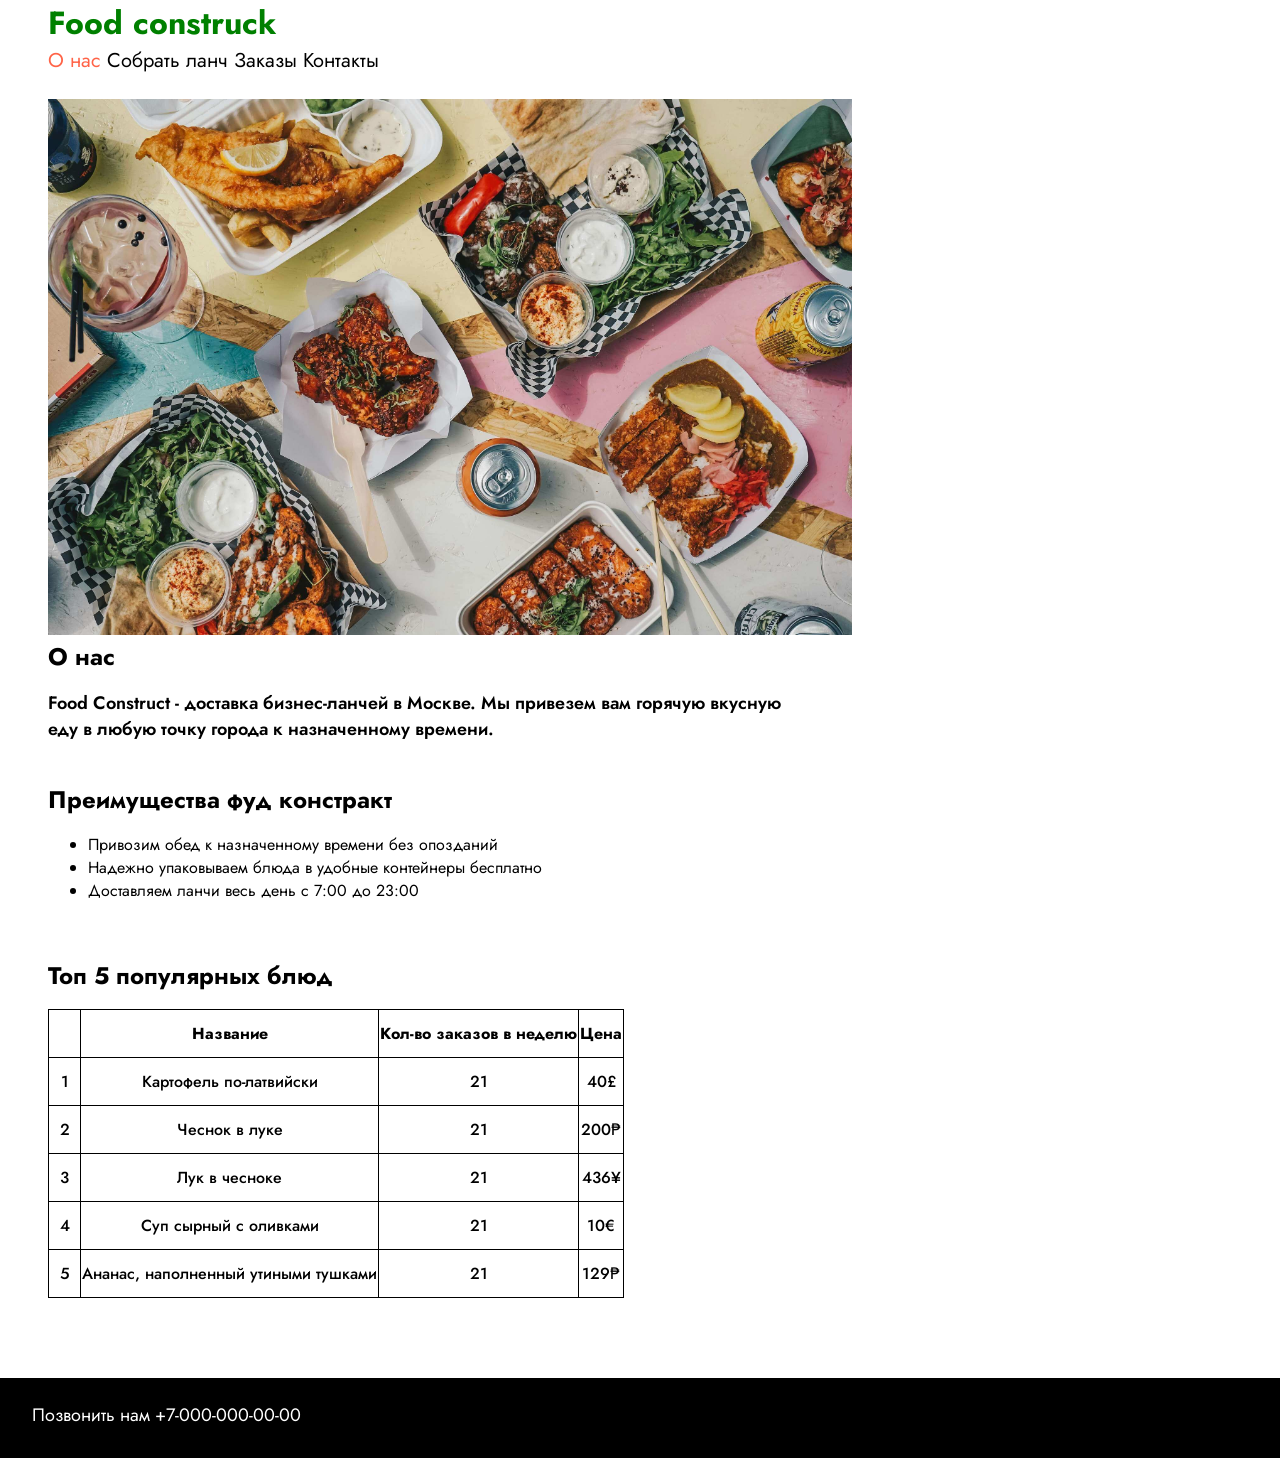
<file: index.html>
<!DOCTYPE html>
<html lang="ru">
	<head>
		<meta charset="utf-8">
		<meta name="viewport" content="width=device-width, initial-scale=1.0">
		<title>Foodconstruct</title>
		<link rel="stylesheet" href="styles/style.css">
	</head>
	<body>
		<header>
			<h1>Food construck</h1>
			<nav>
			<a href="index.html" id="active">О нас</a>
			<a href="lunch.html">Собрать ланч</a>
			<a href="#">Заказы</a>
			<a href="#">Контакты</a>
			</nav>
		</header>

		<main>
			<div class="container">
			<img
			src="images/lunch.jpg"
			alt="Картинка с едой">
			<h2>О нас</h2>
			<section class="desc">
			<p>Food Construct - доставка бизнес-ланчей в Москве. Мы привезем вам горячую вкусную еду в любую точку города к назначенному времени.</p>
			</section>

			<h2>Преимущества фуд констракт</h2>
			<section class="mid">
			<ul>
			<li>Привозим обед к назначенному времени без опозданий</li>
			<li>Надежно упаковываем блюда в удобные контейнеры бесплатно</li>
			<li>Доставляем ланчи весь день с 7:00 до 23:00</li>
			</ul>
			</section>

			<h2>Топ 5 популярных блюд</h2>
			<section class="foodnet">
			<table>
				<thead>
					<tr>
						<th scope="col"></th>
						<th scope="col"><b>Название</b></th>
						<th scope="col"><b>Кол-во заказов в неделю</b></th>
						<th scope="col"><b>Цена</b></th>

					</tr>
				</thead>
				<tbody>
					<tr>
						<th scope="row">1</th>
						<td>Картофель по-латвийски</td>
						<td>21</td>
						<td>40£</td>
					</tr>
					<tr>
						<th scope="row">2</th>
						<td>Чеснок в луке</td>
						<td>21</td>
						<td>200₱</td>
					</tr>
					<tr>
						<th scope="row">3</th>
						<td>Лук в чесноке</td>
						<td>21</td>
						<td>436¥</td>
					</tr>
					<tr>
						<th scope="row">4</th>
						<td>Суп сырный с оливками</td>
						<td>21</td>
						<td>10€</td>
					</tr>
					<tr>
						<th scope="row">5</th>
						<td>Ананас, наполненный утиными тушками</td>
						<td>21</td>
						<td>129₱</td>
					</tr>
				</tbody>
			</table>
			</section>
		</div>
		</main>
		<footer>
			<div class="container">
				<p class="bottom_par"><a href="tel:+88005553535">Позвонить нам +7-000-000-00-00</a></p>
			</div>
		</footer>
		</body>
</html>
</file>
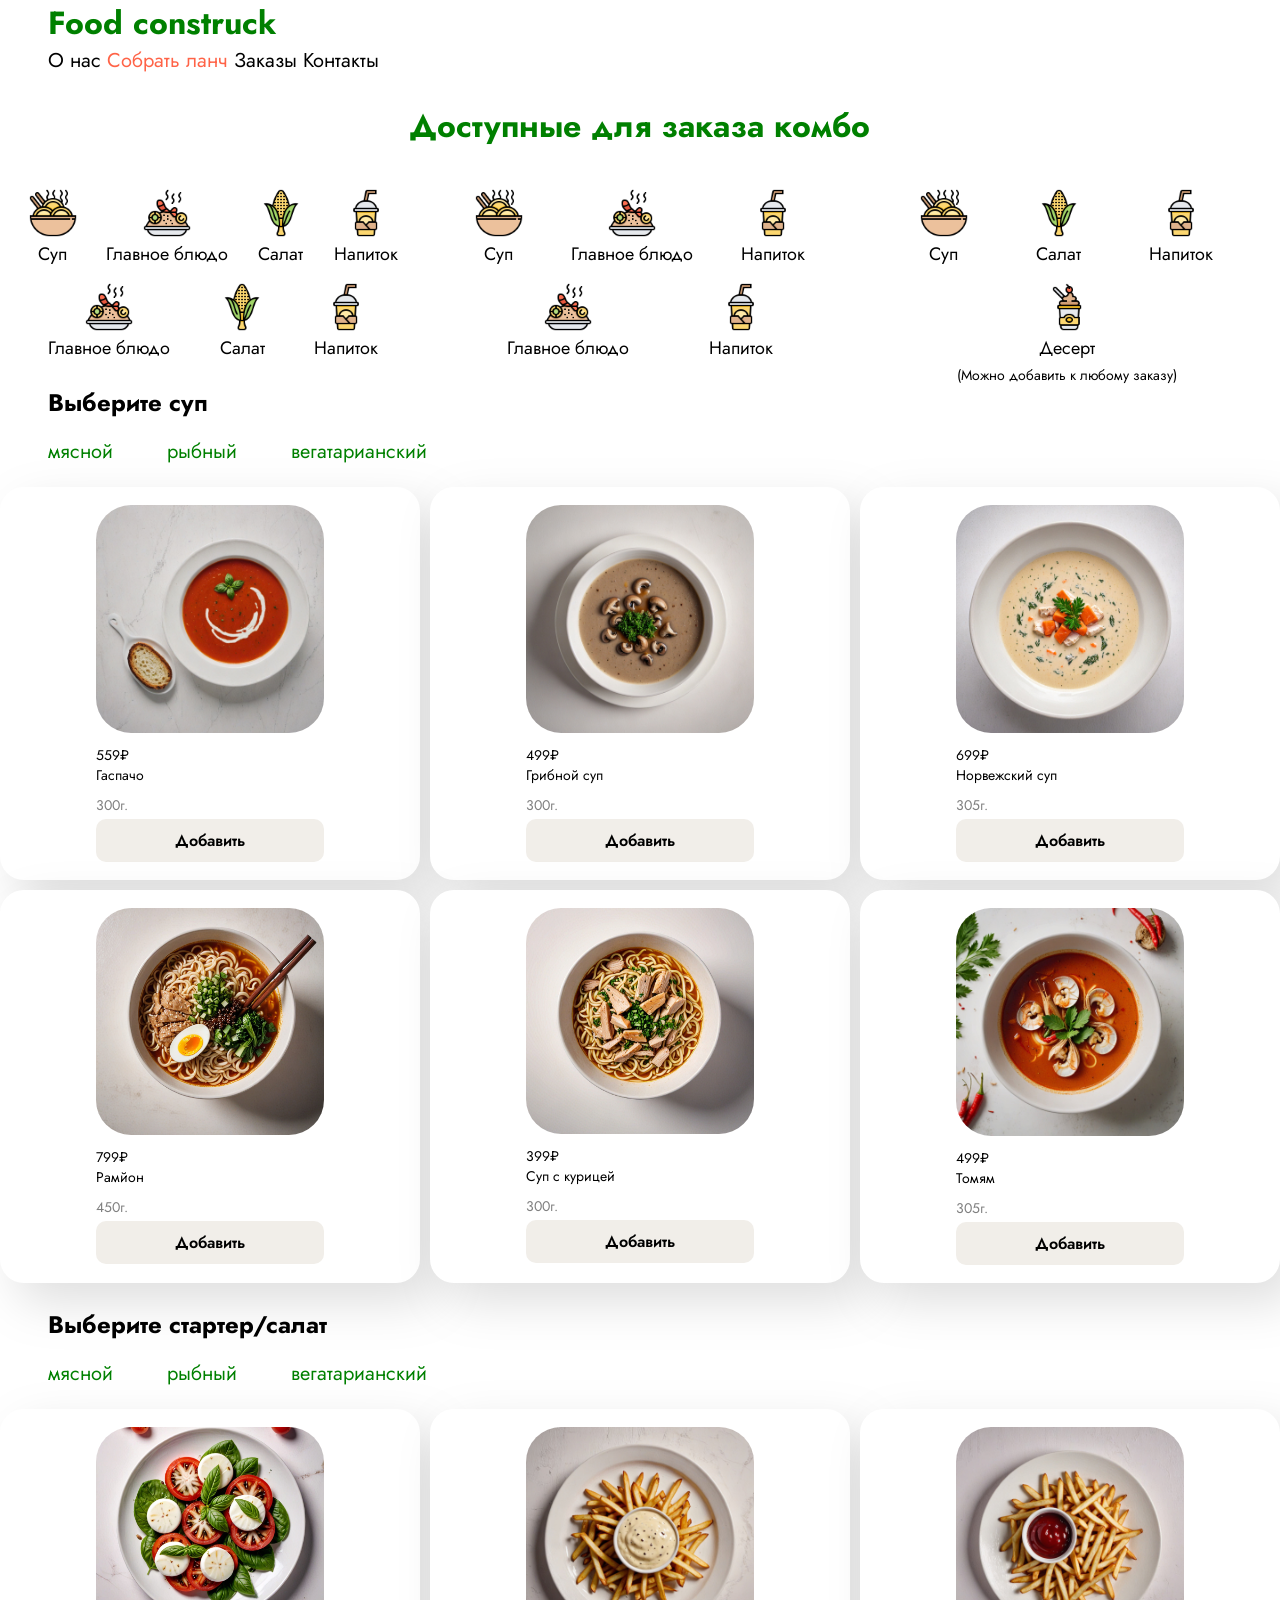
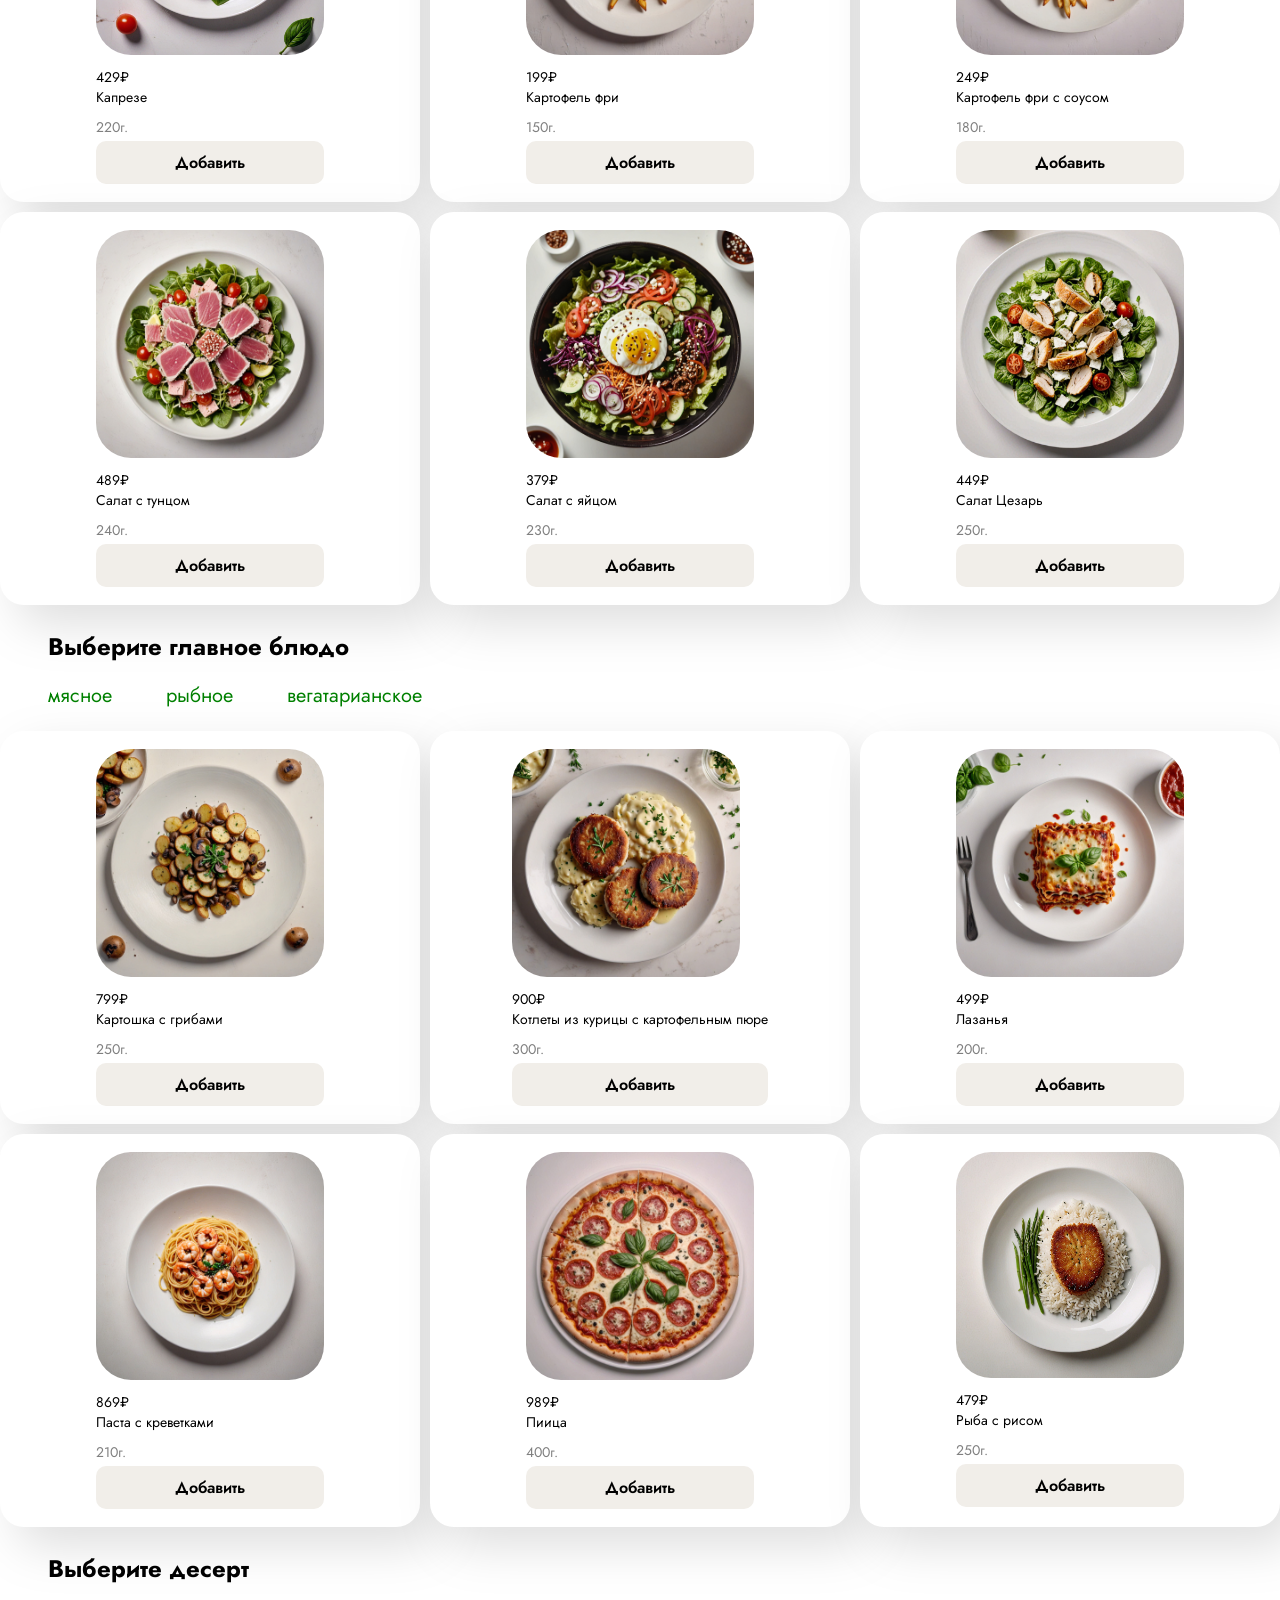
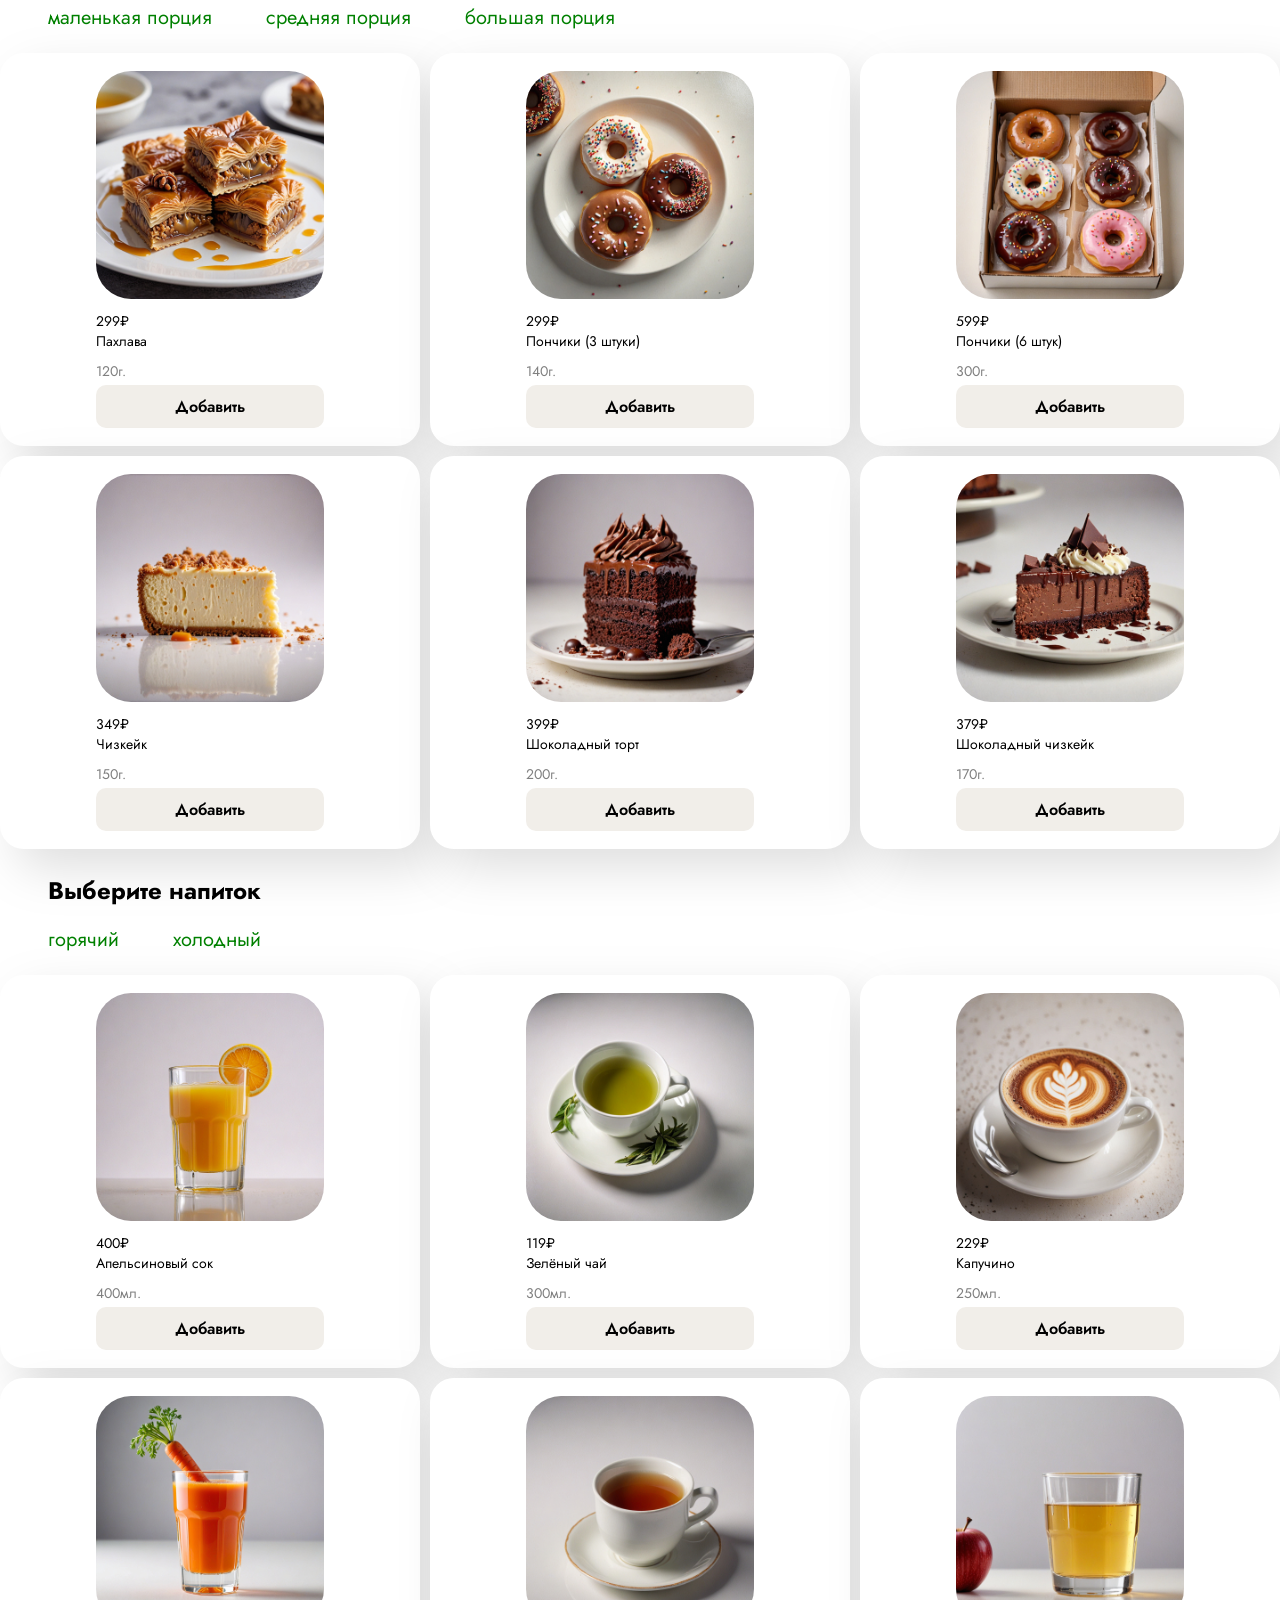
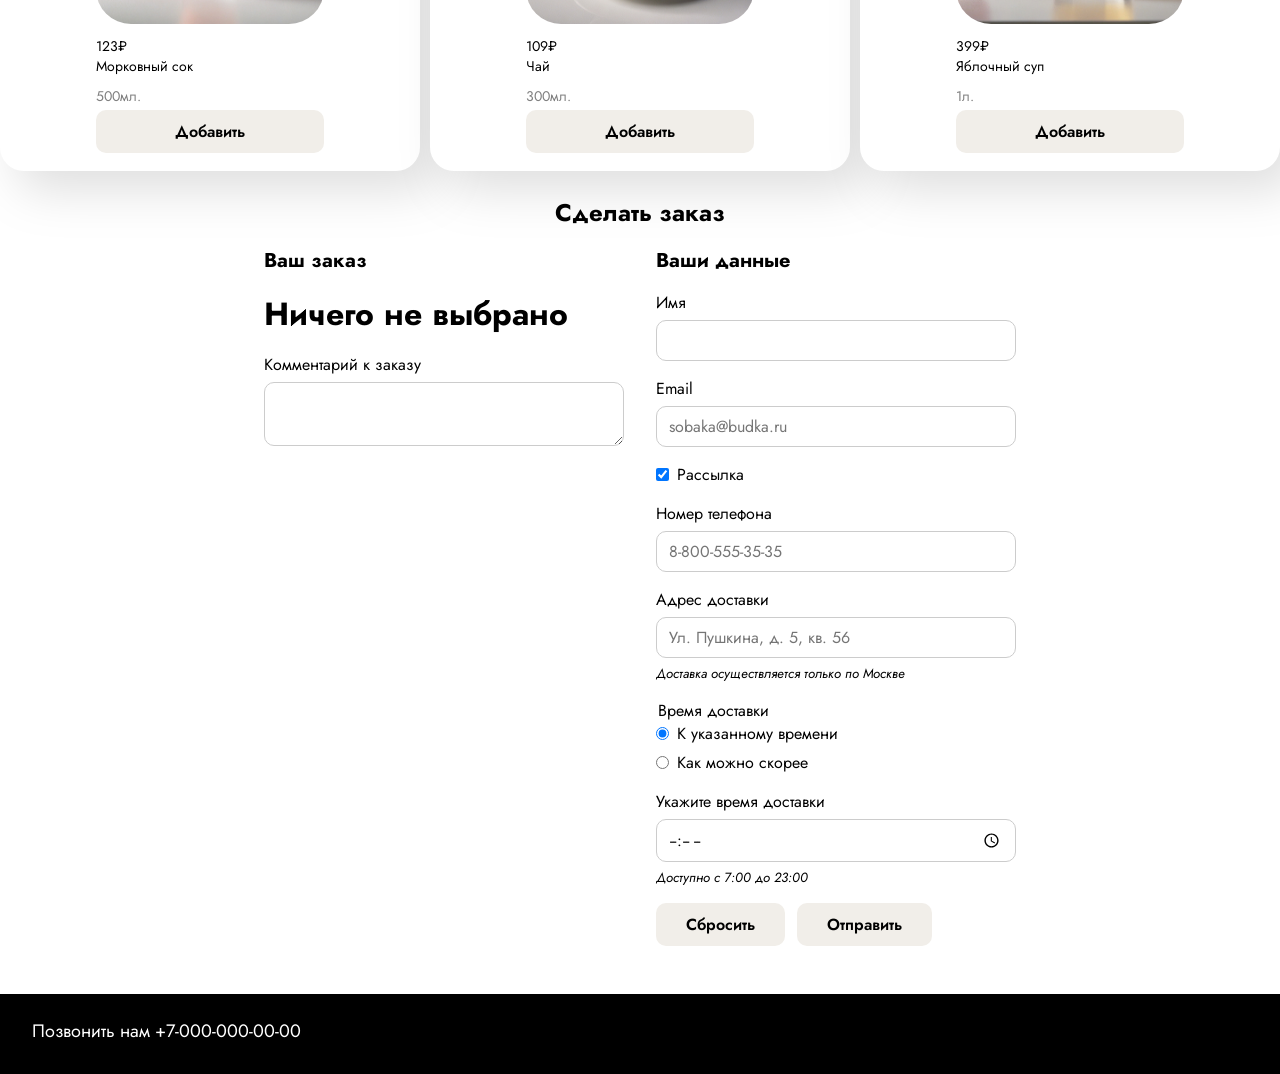
<file: lunch.html>
<!DOCTYPE html>
<html lang="ru">
	<head>
		<meta charset="utf-8">
		<meta name="viewport" content="width=device-width, initial-scale=1.0">
		<title>Foodconstruct - Ланч</title>
		<link rel="stylesheet" href="styles/style.css">
		<script src="scripts/dishes.js" defer></script>
		<script src="scripts/script.js" defer></script>
	</head>
	<body>
		<header>
			<div class="wraap">
			<h1>Food construck</h1>
			<nav>
				<a href="index.html">О нас</a>
				<a href="lunch.html" id="active">Собрать ланч</a>
				<a href="#">Заказы</a>
				<a href="#">Контакты</a>
			</nav>
			</div>
		</header>

		<main>
			<section class="combos">
			<h1>Доступные для заказа комбо</h1>

			<div class="combo">
				<figure>
				<img src="images/icons/soup.png" alt="">
				<figcaption>Суп</figcaption>
				</figure>
				<figure>
				<img src="images/icons/main.png" alt="">
				<figcaption>Главное блюдо</figcaption>
				</figure>
				<figure>
				<img src="images/icons/salad.png" alt="">
				<figcaption>Салат</figcaption>
				</figure>
				<figure>
				<img src="images/icons/drink.png" alt="">
				<figcaption>Напиток</figcaption>
				</figure>
			</div>

			<div class="combo">
				<figure>
				<img src="images/icons/soup.png" alt="">
				<figcaption>Суп</figcaption>
				</figure>
				<figure>
				<img src="images/icons/main.png" alt="">
				<figcaption>Главное блюдо</figcaption>
				</figure>
				<figure>
				<img src="images/icons/drink.png" alt="">
				<figcaption>Напиток</figcaption>
				</figure>
			</div>

			<div class="combo">
				<figure>
				<img src="images/icons/soup.png" alt="">
				<figcaption>Суп</figcaption>
				</figure>
				<figure>
				<img src="images/icons/salad.png" alt="">
				<figcaption>Салат</figcaption>
				</figure>
				<figure>
				<img src="images/icons/drink.png" alt="">
				<figcaption>Напиток</figcaption>
				</figure>
			</div>

			<div class="combo">
				<figure>
				<img src="images/icons/main.png" alt="">
				<figcaption>Главное блюдо</figcaption>
				</figure>
				<figure>
				<img src="images/icons/salad.png" alt="">
				<figcaption>Салат</figcaption>
				</figure>
				<figure>
				<img src="images/icons/drink.png" alt="">
				<figcaption>Напиток</figcaption>
				</figure>
			</div>

			<div class="combo">
				<figure>
				<img src="images/icons/main.png" alt="">
				<figcaption>Главное блюдо</figcaption>
				</figure>
				<figure>
				<img src="images/icons/drink.png" alt="">
				<figcaption>Напиток</figcaption>
				</figure>
			</div>

			<div class="combo">
				<figure>
				<img src="images/icons/desert.png" alt="">
				<figcaption>Десерт</figcaption>
				<figcaption class="note">(Можно добавить к любому заказу)</figcaption>
				</figure>
			</div>
			</section>
			<div class="wraap" id="menu-container"></div>
			<section class="zakaz">
				<div class="wraap">
				<h2>Сделать заказ</h2>
				<form class="order" action="https://httpbin.org/post" method="post">
					<div class="choices">
						<h3>Ваш заказ</h3>

						<p id="order-empty" style="font-size: xx-large;"><b>Ничего не выбрано</b></p>

						<div id="order-items" hidden>
							<div class="order-item">
								<strong>Суп</strong>
								<span id="order-soup">Блюдо не выбрано</span>
								<input type="hidden" name="soup">
							</div>

							<div class="order-item">
								<strong>Стартер/салат</strong>
								<span id="order-starter">Напиток не выбран</span>
								<input type="hidden" name="starter">
							</div>

							<div class="order-item">
								<strong>Главное блюдо</strong>
								<span id="order-main_course">Блюдо не выбрано</span>
								<input type="hidden" name="maincourse">
							</div>

							<div class="order-item">
								<strong>Десерт</strong>
								<span id="order-dessert">Десерт не выбран</span>
								<input type="hidden" name="dessert">
							</div>

							<div class="order-item">
								<strong>Напиток</strong>
								<span id="order-drink">Напиток не выбран</span>
								<input type="hidden" name="drink">
							</div>
						</div>

						<div class="order-item" id="order-total" hidden>
							<strong>Стоимость заказа</strong>
							<span id="total-price">0₽</span>
						</div>

						<label>Комментарий к заказу
							<textarea name="comment"></textarea>
						</label>
					</div>
					<div class="client_data">
						<h3>Ваши данные</h3>

						<label>Имя
							<input type="text" name="name" required>
						</label>

						<label>Email
							<input type="email" name="email" placeholder="sobaka@budka.ru" required>
						</label>

						<label class="checkbox">
							<input type="checkbox" name="spam" value="1" checked>
							Рассылка
						</label>

						<label>Номер телефона
							<input type="tel" name="tel" placeholder="8-800-555-35-35" required>
						</label>

						<label>Адрес доставки
							<input type="text" name="address" placeholder="Ул. Пушкина, д. 5, кв. 56" required>
							<small>Доставка осуществляется только по Москве</small>
						</label>

						
						<fieldset class="timing">
							<legend>Время доставки</legend>
							<label class="radio"><input type="radio" name="timing" value="scheduled" checked>К указанному времени</label>
							<label class="radio"><input type="radio" name="timing" value="asap">Как можно скорее</label>
						</fieldset>

						<label>Укажите время доставки
							<input type="time" name="time" min="07:00" max="23:00" step="300" required>
							<small>Доступно с 7:00 до 23:00</small>
						</label>
						 



						<div class="buttons">
							<button type="reset">Сбросить</button>
							<button type="submit">Отправить</button>
						</div>
					</div>
				</form>
				</div>
			</section>
		</main>

		<footer>
			<div class="container">
				<p class="bottom_par"><a href="tel:+88005553535">Позвонить нам +7-000-000-00-00</a></p>
			</div>
		</footer>
	</body>
</html>
</file>
<file: styles/style.css>
@import url('https://fonts.googleapis.com/css2?family=Jost:ital,wght@0,100..900;1,100..900&display=swap');

:root {
	font-size: 62.5%;
}

#active { color: tomato;}

.foodnet {
	padding-left: 48px;
	padding-bottom: 32px;
}

.mid {
	padding-left: 48px;
	padding-bottom: 32px;
	font-size: 1.6rem;
}

.desc {
	padding-left: 48px;
	padding-bottom: 16px;
	max-width: 790px;
	width: 100%;
	font-size: 1.8rem;
	font-weight: 600;
}

.bottom_par {
	padding-left: 32px;
	padding-top: 24px;
	font-size: 1.8rem;
}

* {
	margin: 0px;
 	font-family: "Jost", sans-serif;
  	font-style: normal;
	box-sizing: border-box;
}

.container{
	min-height: 100%;
	max-width: 1200px;
	img {
	width: 67%;
	height: auto;
	margin-left: 48px;
	}
}

header {
	padding-left: 48px;
	padding-bottom: 24px;
	flex-direction: column;
	flex-wrap: wrap;
	gap: 15px;
	:link, :visited { color: #000; text-decoration: none; }
	a:hover { color: #ff7556; text-decoration: underline;}
} 

html, body {
	height: 100%;
}

main { 
	flex: 1 0 auto; 
}

body {
	display: flex;
	flex-direction: column;
	min-height: 100dvh;
}

nav {
	font-size: 20px;
}

h1 {
	font-size: 3.2rem;
  	color: green;
}

h2 {
	padding-bottom: 16px;
	font-size: 24px;
	padding-left: 48px;
}

table, th, td {
  border: 1px solid;
  border-collapse: collapse;
  min-width: 32px;
  height: 48px;
  font-size: 1.6rem;
}

th, td {
	text-align: center;
	font-weight: 500;
}

.food {
	display: grid;
	align-content: center;
	grid-template-columns: repeat(3, 1fr);
	gap: 10px;
}

section {
	margin-bottom: 24px;
}

.card > img {
	max-width: 60%;
	object-fit: cover;
	border-radius: 35px;
	margin-bottom: 12px;
}

.card > button {
	background-color: #f1eee9;
	padding: 10px 30px;
	border-radius: 10px;
	cursor: pointer;
	border: none;
	margin-top: 4px;
	font-size: 1.6rem;
	font-weight: 600;
}

.card > button:hover {
	background-color: #e8ddd4;
}

.card {
	max-width: 700px;
	display: flex;
	flex-direction: column;
	flex-wrap: wrap;
	align-content: center;
	padding: 16px 18px;
	border-radius: 24px;
	border: 2px solid transparent;
	cursor: pointer;
	background-color: white;
	filter: drop-shadow(17px 19px 24px rgba(0, 0, 0, 0.13));
}


.card:hover {
	border: 2px solid tomato;
}

section > div > div > p {
	font-size: 14px;
}

section > div > div > p:nth-child(4n) {
	color: grey;
	margin-top: 10px;
}

.wraap {
	max-width: 1800px;
	display: block;
	margin-left: auto;
    margin-right: auto;
}

.zakaz h2 {
	padding-left: 0;
	text-align: center;
}

.order {
	display: grid;
	grid-template-columns: repeat(2, minmax(0, 360px));
	justify-content: center;
	gap: 32px;
	padding: 0 16px;
	font-size: 16px;
}

.choices,
.client_data {
	display: flex;
	flex-direction: column;
	gap: 16px;
}

.choices span{
	padding-bottom: 16px;
}

.order h3 {
	font-size: 20px;
}

.order label {
	display: flex;
	flex-direction: column;
	gap: 6px;
}

.order label.checkbox {
	flex-direction: row;
	align-items: center;
}

.order select,
.order input[type="text"],
.order input[type="email"],
.order input[type="tel"],
.order input[type="time"] {
	padding: 8px 12px;
	font-size: 16px;
	border: 1px solid #ccc;
	border-radius: 10px;
}

.buttons {
	display: flex;
	gap: 12px;
}

.buttons button {
	background-color: #f1eee9;
	padding: 10px 30px;
	border-radius: 10px;
	cursor: pointer;
	border: none;
	font-size: 16px;
	font-weight: 600;
}

.buttons button:hover {
	background-color: #e8ddd4;
}

.timing {
	border: none;
	padding: 0;
	display: flex;
	flex-direction: column;
	gap: 6px;
}

.order label.checkbox,
.order label.radio {
	flex-direction: row;
	align-items: center;
	gap: 8px;
}

.order textarea {
	padding: 8px 12px;
	font-size: 1.6rem;
	border: 1px solid #ccc;
	border-radius: 10px;
	resize: vertical;
	max-height: 215px;
}

.card.selected {
	border: 2px solid tomato;
}

.order-item {
	display: flex;
	flex-direction: column;
	gap: 4px;
}

.order-item[hidden] {
	display: none;
}

.order small {
	font-style: italic;
}

.empty {
	font-style: oblique;
	font-weight: bold;
}

.filters {
	display: flex;
	margin: 0 0 20px;
}

.filter-btn {
	font-size: 20px;
	padding-left: 48px;
	background: none;
	border: none;
	color: green;
	cursor: pointer;
}

.filter-btn:hover {
	text-decoration: underline;
}

.filter-btn.active {
	font-weight: bold;
	text-decoration: underline;
}

.card[hidden] {
	display: none;
}

/*lab 6 stuff*/

.combos {
  display: grid;
  grid-template-columns: repeat(3, 1fr);
  gap: 16px 0;
  margin: 4px auto 0;
  max-width: 1600px;
}

.combos h1 {
  grid-column: 1 / -1; 
  text-align: center;
  margin-bottom: 24px;
}

.combo {
  display: flex;
  justify-content: space-evenly;
  align-items: flex-start;
	figure {
	margin: 0;
	display: flex;
	flex-direction: column;
	align-items: center;
	text-align: center;
	}
	img {
	max-width: 48px;
	height: auto;
	}
	img:hover {
		transform:translateY(5px) scale(1.2);
		transition-duration: 800ms;
	}
	figcaption {
	margin-top: 4px;
	font-size: 18px;
	}
}

.combo:hover {
	transform:translateY(5px) scale(1.2);
	transition-duration: 800ms;
}

.combo .note {
  font-size: 14px;
}

.notification-overlay {
  position: fixed;
  inset: 0;
  z-index: 10000;
  display: flex;
  justify-content: center;
  align-items: center;
  background: rgba(0, 0, 0, 0.4);
}

.notification {
  background: #fff;
  padding: 32px 40px;
  border-radius: 16px;
  text-align: center;
  max-width: 90%;
}

.notification p {
  margin: 0 0 24px;
  font-size: 20px;
}

.notification-btn {
  padding: 10px 32px;
  border: 2px solid tomato;
  border-radius: 8px;
  background: #fff;
  color: tomato;
  font-size: 18px;
  cursor: pointer;
  transition: background 0.2s, color 0.2s;
}

.notification-btn:hover {
  background: tomato;
  color: #fff;
}


footer {
	margin-top: 24px;
	height: 80px;
	background-color: #000;
	flex-shrink: 0;
	a:link, a:visited { color: #FFF; text-decoration: none; }
	a:hover { color: #ff7556; text-decoration: underline; }
}








@media (max-width: 800px) {
	.food {
		grid-template-columns: repeat(2, 1fr);
	}

	.container img {
		width: 500px;
	}

	nav {
		display: flex;
		flex-direction: row;
		justify-content: space-between;
	}

	.order {
		grid-template-columns: minmax(0, 360px);
	}

	section > div > div > p {max-width: 210px;}
}

@media (max-width: 600px) {
	* {
		padding: 0;}

	.food {
		grid-template-columns: 1fr;
	}

		h1 {
		text-align: center;
	}

	h2 {
		padding: 0;
	}
	header {
		padding: 0;
	}

	nav {
		display: flex;
		flex-direction: column;
		align-items: center;
	}

	nav a {
		font-size: 24px;
	}

	h2 {
		text-align: center;
	}

	.container img {
		width: 100%;
		margin: 0;
	}

	table, th, td {
		font-size: 1.4rem;
	}

	.foodnet {
		padding: 0;
	}
}

@media (max-width: 400px) {
	table, th, td {
		font-size: 1.2rem; 
	}
	.card {
		padding: 20px 16px;
	}
}
</file>
